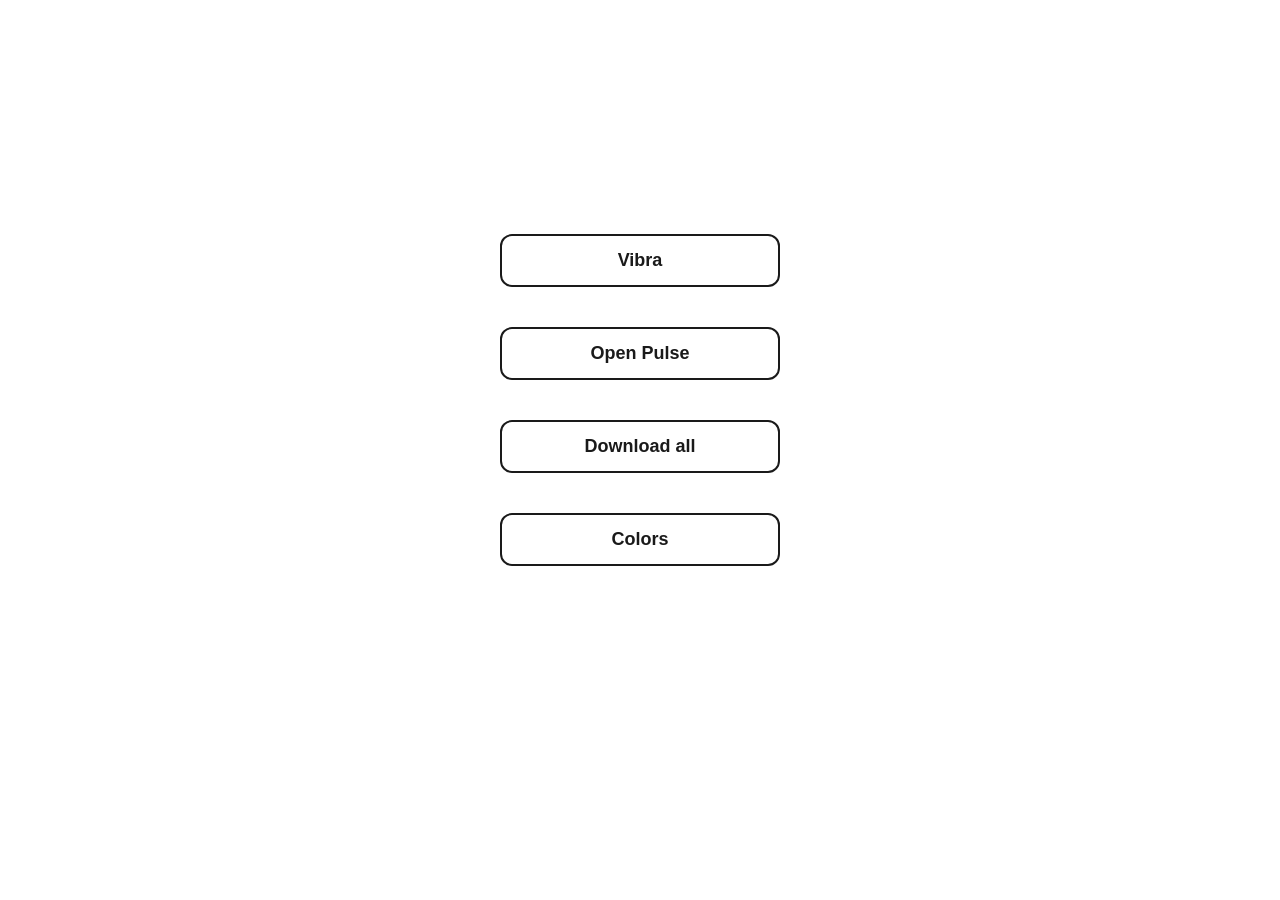
<file: docs/index.html>
<!DOCTYPE html>
<html lang="pt-BR">
<head>
  <meta charset="UTF-8">
  <meta name="viewport" content="width=device-width, initial-scale=1.0">
  <title>Logos</title>
  <link rel="stylesheet" href="style.css">
</head>
<body>
  <div class="container" style="justify-content:center;min-height:80vh;">
    <a href="vibra.html" class="nav-btn">Vibra</a>
    <a href="pulse.html" class="nav-btn">Open Pulse</a>
    <a href="https://media.githubusercontent.com/media/andrefpf/bosta/main/data/vibra_open_pulse_logos.zip" class="nav-btn" download>Download all</a>
    <a href="colors.html" class="nav-btn">Colors</a>
  </div>
</body>
</html>
</file>
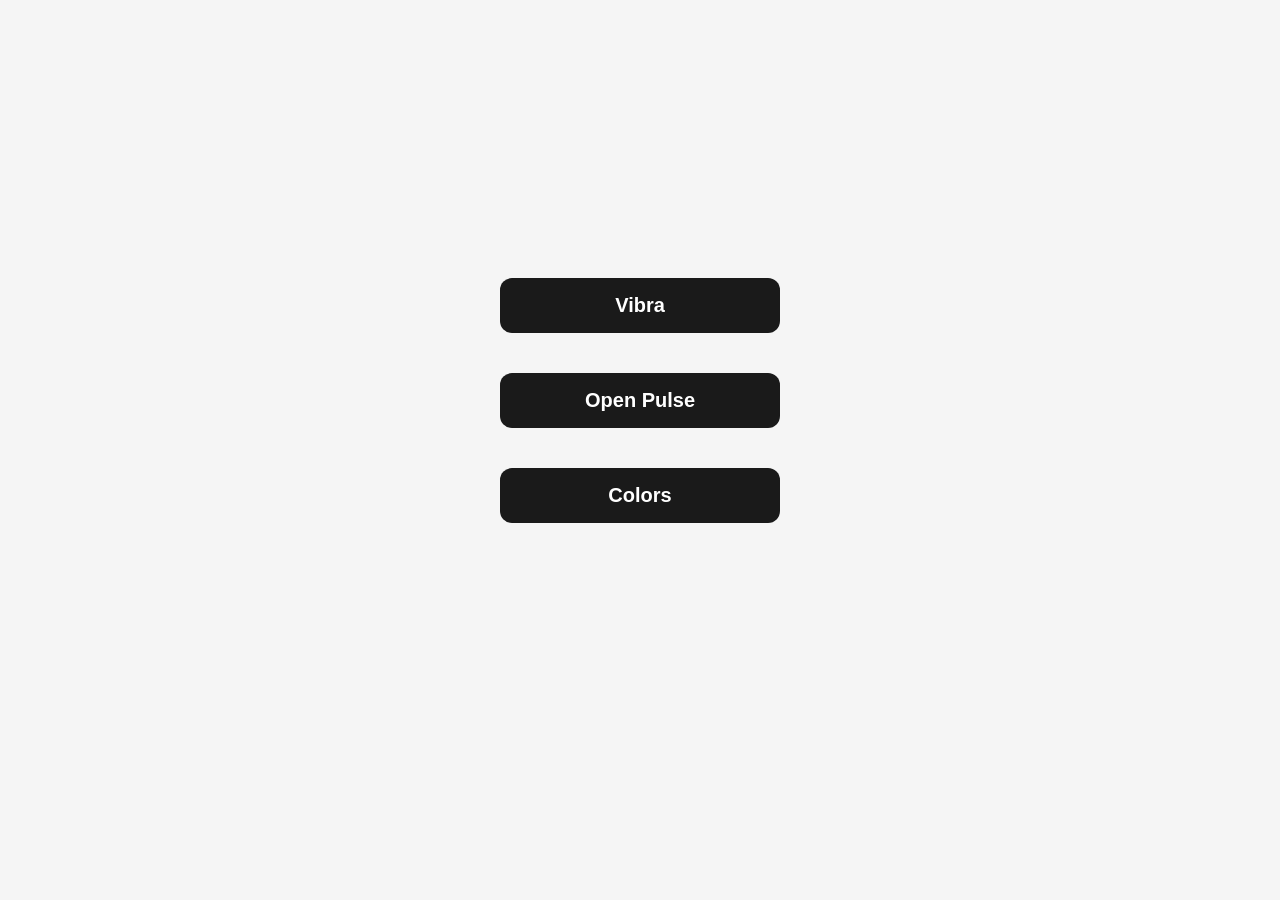
<file: pages/index.html>
<!DOCTYPE html>
<html lang="pt-BR">
<head>
  <meta charset="UTF-8">
  <meta name="viewport" content="width=device-width, initial-scale=1.0">
  <title>Logos</title>
  <link rel="stylesheet" href="style.css">
</head>
<body>
  <div class="container" style="justify-content:center;min-height:80vh;">
    <a href="vibra.html" class="nav-btn">Vibra</a>
    <a href="pulse.html" class="nav-btn">Open Pulse</a>
    <a href="colors.html" class="nav-btn">Colors</a>
  </div>
</body>
</html>
</file>
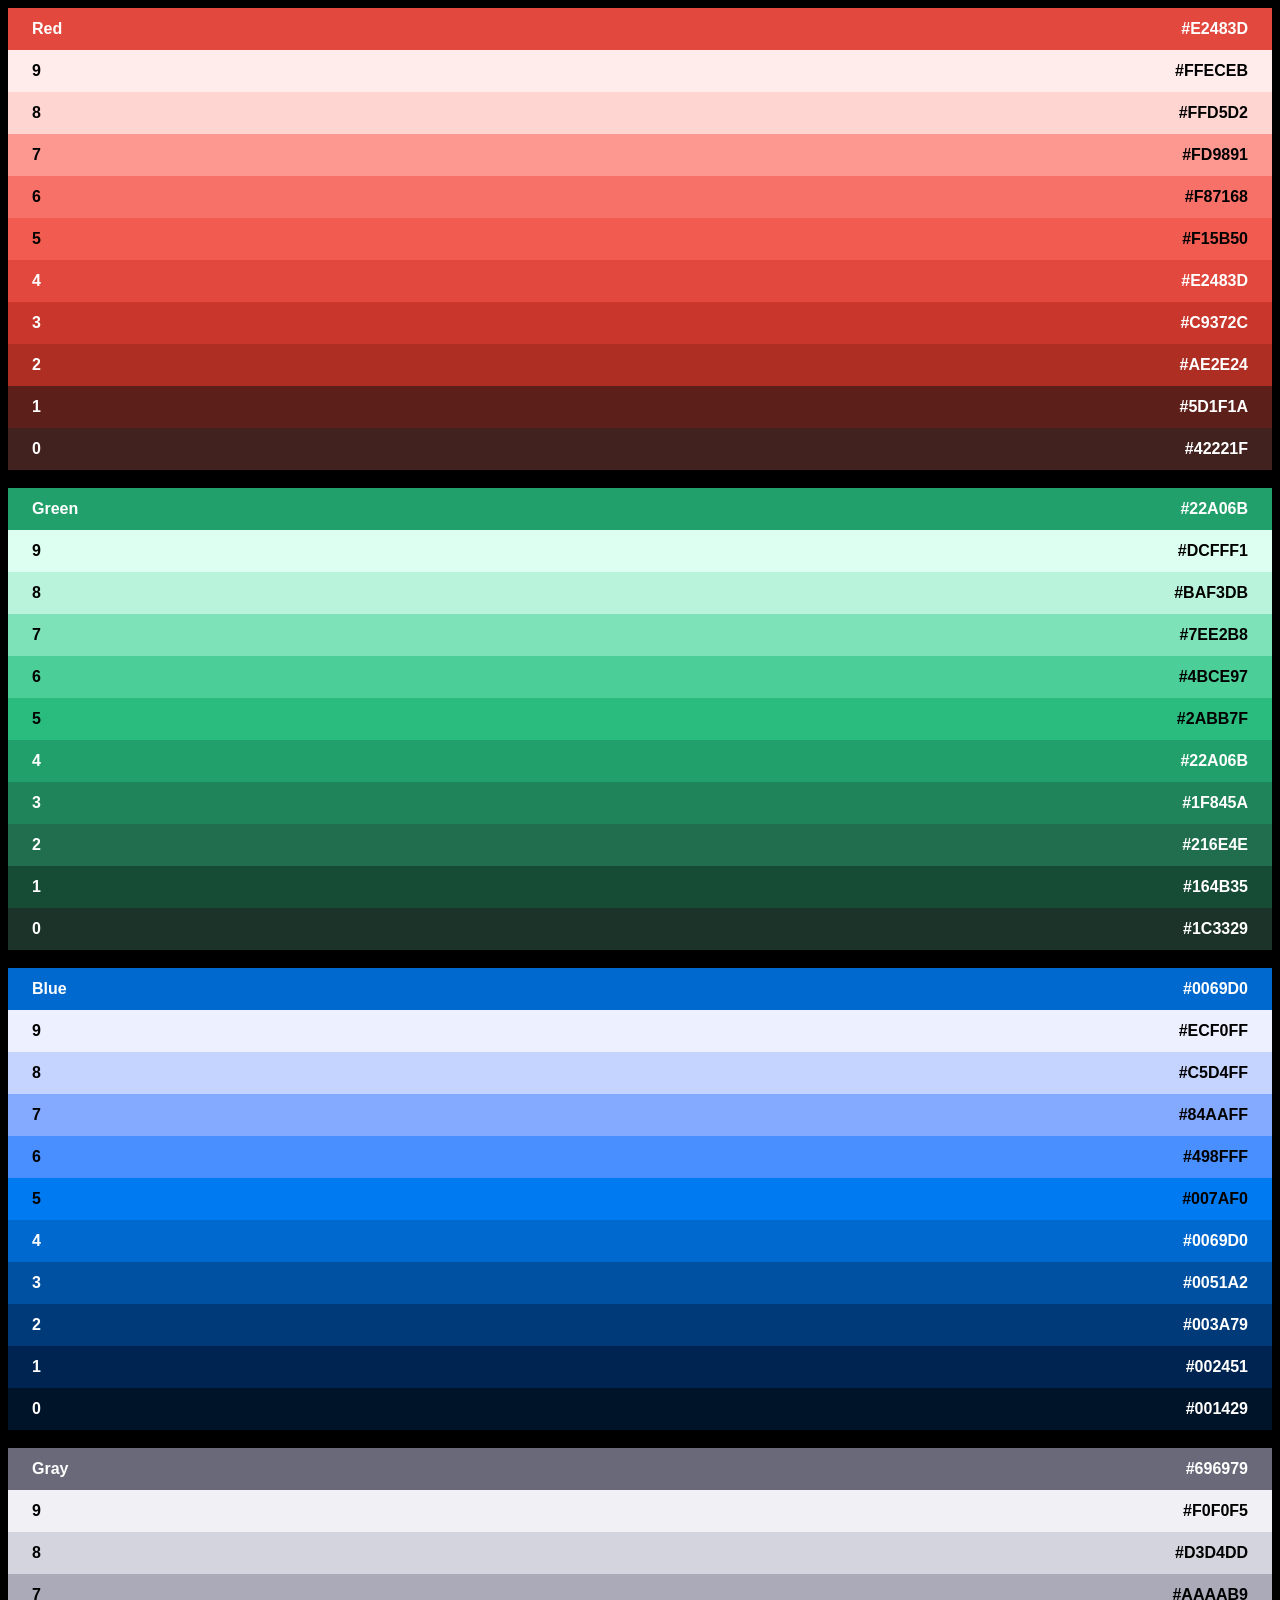
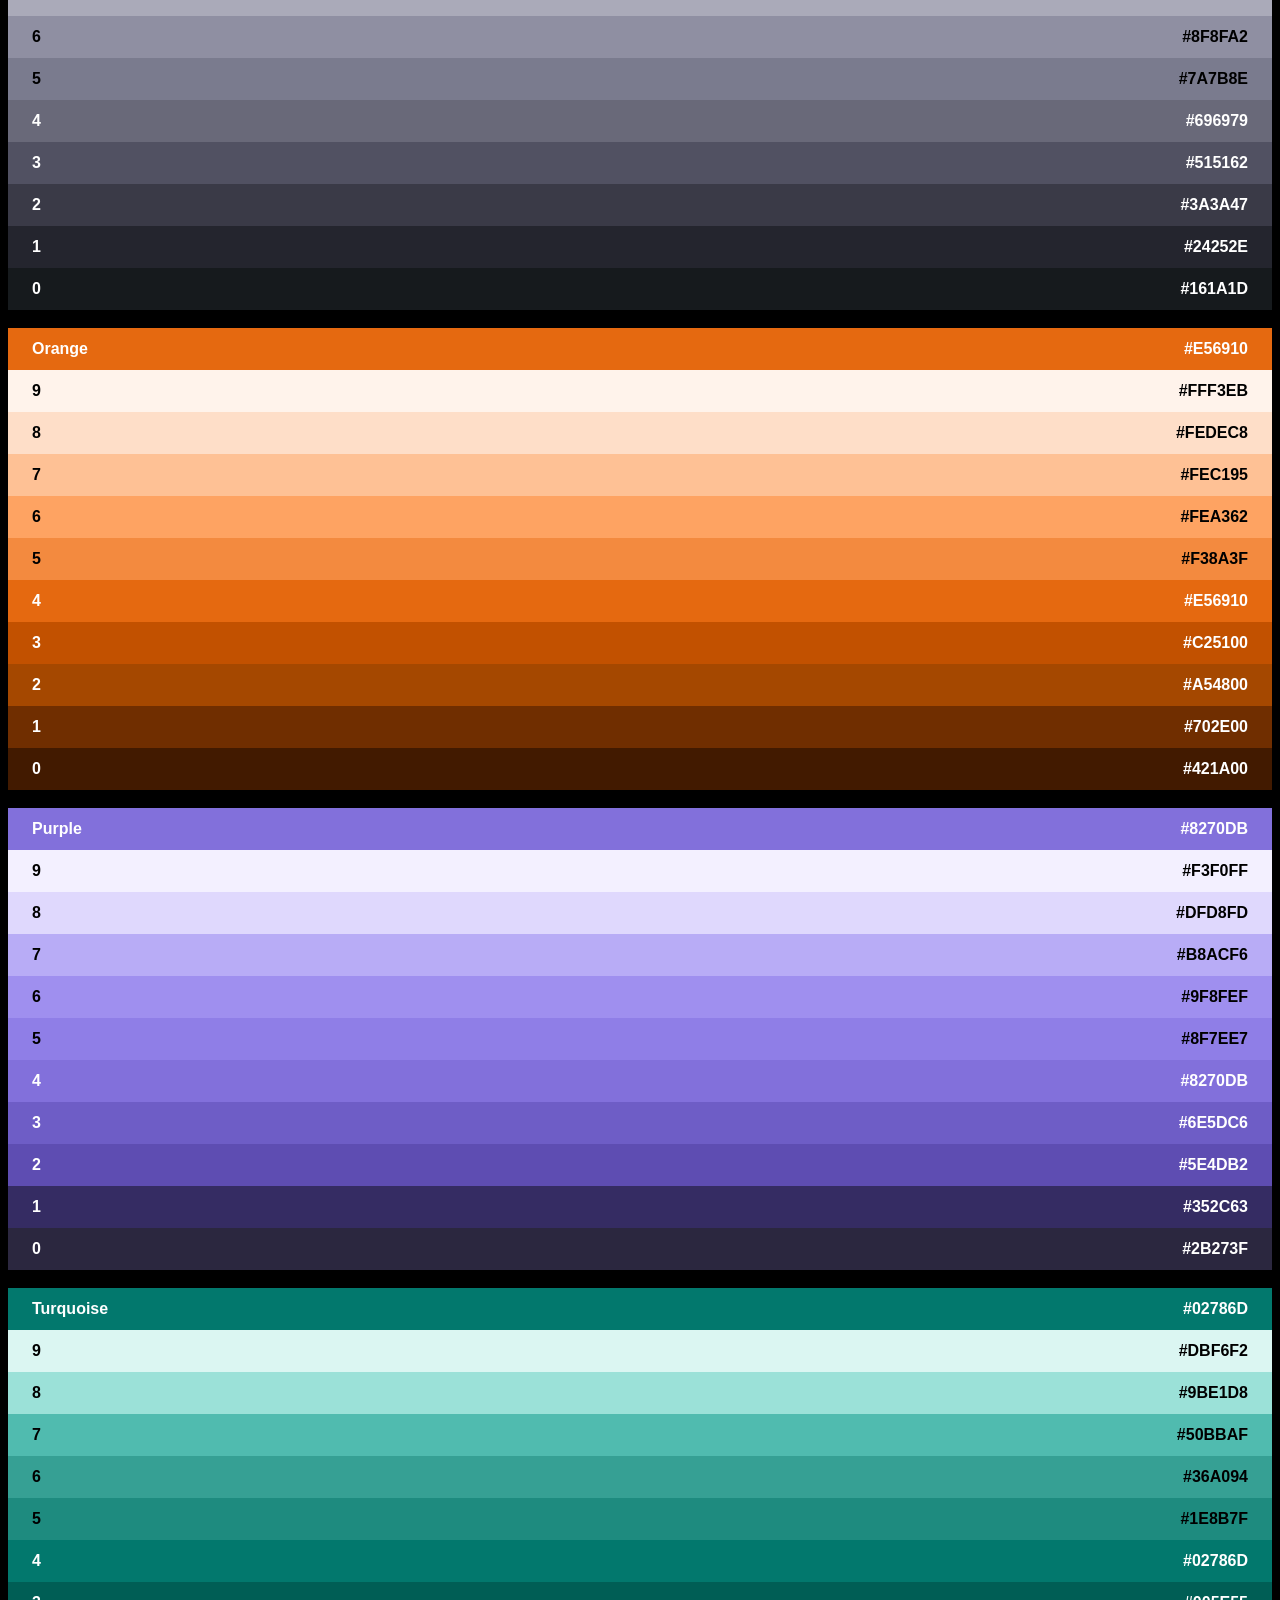
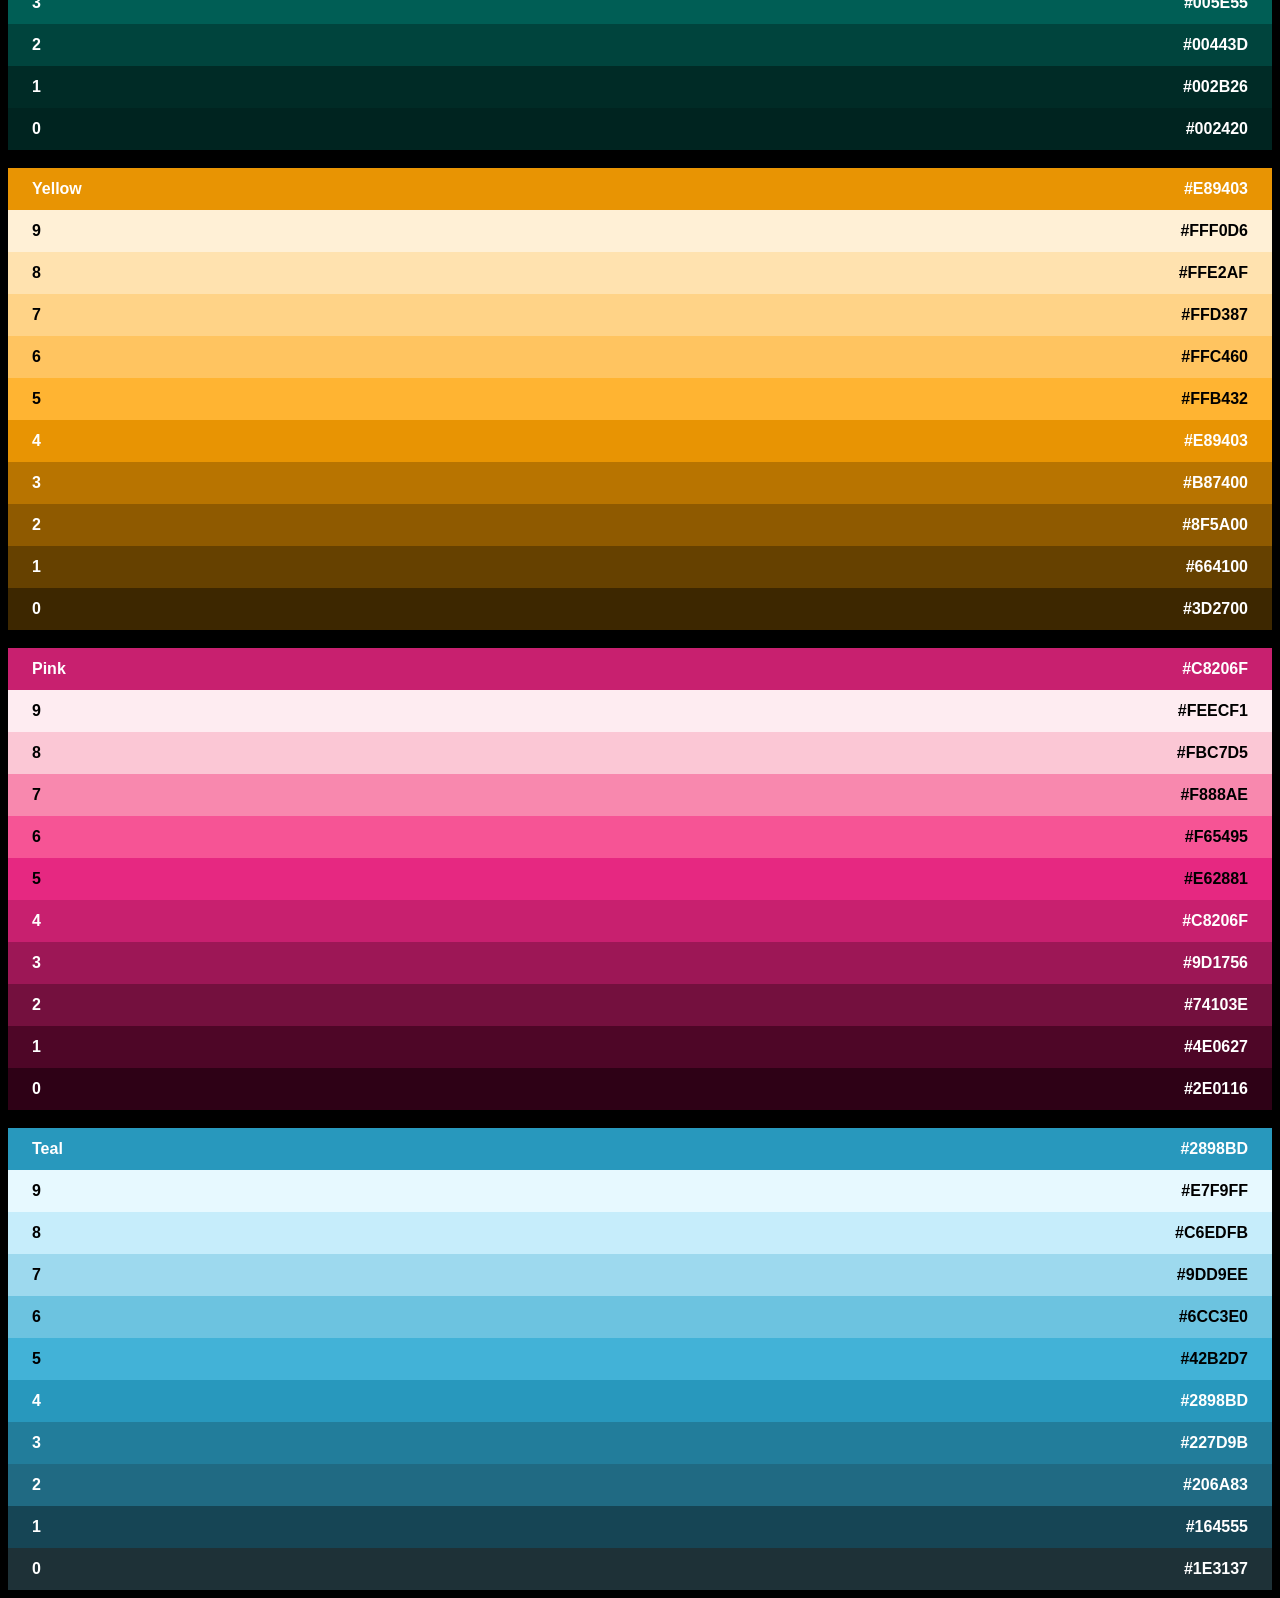
<file: docs/colors.html>
<html>
<title>Molde Colors</title>
<style>
body{
  font-family: sans-serif;
  background-color: #000000;
}
div.colorblock {
  display:flex;
  justify-content:space-between;
  padding: 0.75rem 1.5rem;
}
</style>

<div class="colorblock" style="color:#ffffff; background:#E2483D"><b>Red</b><b>#E2483D</b></div>
<div class="colorblock" style="color:#000000; background:#FFECEB"><b>9</b><b>#FFECEB</b></div>
<div class="colorblock" style="color:#000000; background:#FFD5D2"><b>8</b><b>#FFD5D2</b></div>
<div class="colorblock" style="color:#000000; background:#FD9891"><b>7</b><b>#FD9891</b></div>
<div class="colorblock" style="color:#000000; background:#F87168"><b>6</b><b>#F87168</b></div>
<div class="colorblock" style="color:#000000; background:#F15B50"><b>5</b><b>#F15B50</b></div>
<div class="colorblock" style="color:#FFFFFF; background:#E2483D"><b>4</b><b>#E2483D</b></div>
<div class="colorblock" style="color:#FFFFFF; background:#C9372C"><b>3</b><b>#C9372C</b></div>
<div class="colorblock" style="color:#FFFFFF; background:#AE2E24"><b>2</b><b>#AE2E24</b></div>
<div class="colorblock" style="color:#FFFFFF; background:#5D1F1A"><b>1</b><b>#5D1F1A</b></div>
<div class="colorblock" style="color:#FFFFFF; background:#42221F"><b>0</b><b>#42221F</b></div>

&nbsp;

<div class="colorblock" style="color:#ffffff; background:#22A06B"><b>Green</b><b>#22A06B</b></div>
<div class="colorblock" style="color:#000000; background:#DCFFF1"><b>9</b><b>#DCFFF1</b></div>
<div class="colorblock" style="color:#000000; background:#BAF3DB"><b>8</b><b>#BAF3DB</b></div>
<div class="colorblock" style="color:#000000; background:#7EE2B8"><b>7</b><b>#7EE2B8</b></div>
<div class="colorblock" style="color:#000000; background:#4BCE97"><b>6</b><b>#4BCE97</b></div>
<div class="colorblock" style="color:#000000; background:#2ABB7F"><b>5</b><b>#2ABB7F</b></div>
<div class="colorblock" style="color:#FFFFFF; background:#22A06B"><b>4</b><b>#22A06B</b></div>
<div class="colorblock" style="color:#FFFFFF; background:#1F845A"><b>3</b><b>#1F845A</b></div>
<div class="colorblock" style="color:#FFFFFF; background:#216E4E"><b>2</b><b>#216E4E</b></div>
<div class="colorblock" style="color:#FFFFFF; background:#164B35"><b>1</b><b>#164B35</b></div>
<div class="colorblock" style="color:#FFFFFF; background:#1C3329"><b>0</b><b>#1C3329</b></div>

&nbsp;

<div class="colorblock" style="color:#ffffff; background:#0069D0"><b>Blue</b><b>#0069D0</b></div>
<div class="colorblock" style="color:#000000; background:#ECF0FF"><b>9</b><b>#ECF0FF</b></div>
<div class="colorblock" style="color:#000000; background:#C5D4FF"><b>8</b><b>#C5D4FF</b></div>
<div class="colorblock" style="color:#000000; background:#84AAFF"><b>7</b><b>#84AAFF</b></div>
<div class="colorblock" style="color:#000000; background:#498FFF"><b>6</b><b>#498FFF</b></div>
<div class="colorblock" style="color:#000000; background:#007AF0"><b>5</b><b>#007AF0</b></div>
<div class="colorblock" style="color:#FFFFFF; background:#0069D0"><b>4</b><b>#0069D0</b></div>
<div class="colorblock" style="color:#FFFFFF; background:#0051A2"><b>3</b><b>#0051A2</b></div>
<div class="colorblock" style="color:#FFFFFF; background:#003A79"><b>2</b><b>#003A79</b></div>
<div class="colorblock" style="color:#FFFFFF; background:#002451"><b>1</b><b>#002451</b></div>
<div class="colorblock" style="color:#FFFFFF; background:#001429"><b>0</b><b>#001429</b></div>

&nbsp;

<div class="colorblock" style="color:#ffffff; background:#696979"><b>Gray</b><b>#696979</b></div>
<div class="colorblock" style="color:#000000; background:#F0F0F5"><b>9</b><b>#F0F0F5</b></div>
<div class="colorblock" style="color:#000000; background:#D3D4DD"><b>8</b><b>#D3D4DD</b></div>
<div class="colorblock" style="color:#000000; background:#AAAAB9"><b>7</b><b>#AAAAB9</b></div>
<div class="colorblock" style="color:#000000; background:#8F8FA2"><b>6</b><b>#8F8FA2</b></div>
<div class="colorblock" style="color:#000000; background:#7A7B8E"><b>5</b><b>#7A7B8E</b></div>
<div class="colorblock" style="color:#FFFFFF; background:#696979"><b>4</b><b>#696979</b></div>
<div class="colorblock" style="color:#FFFFFF; background:#515162"><b>3</b><b>#515162</b></div>
<div class="colorblock" style="color:#FFFFFF; background:#3A3A47"><b>2</b><b>#3A3A47</b></div>
<div class="colorblock" style="color:#FFFFFF; background:#24252E"><b>1</b><b>#24252E</b></div>
<div class="colorblock" style="color:#FFFFFF; background:#161A1D"><b>0</b><b>#161A1D</b></div>

&nbsp;

<div class="colorblock" style="color:#ffffff; background:#E56910"><b>Orange</b><b>#E56910</b></div>
<div class="colorblock" style="color:#000000; background:#FFF3EB"><b>9</b><b>#FFF3EB</b></div>
<div class="colorblock" style="color:#000000; background:#FEDEC8"><b>8</b><b>#FEDEC8</b></div>
<div class="colorblock" style="color:#000000; background:#FEC195"><b>7</b><b>#FEC195</b></div>
<div class="colorblock" style="color:#000000; background:#FEA362"><b>6</b><b>#FEA362</b></div>
<div class="colorblock" style="color:#000000; background:#F38A3F"><b>5</b><b>#F38A3F</b></div>
<div class="colorblock" style="color:#FFFFFF; background:#E56910"><b>4</b><b>#E56910</b></div>
<div class="colorblock" style="color:#FFFFFF; background:#C25100"><b>3</b><b>#C25100</b></div>
<div class="colorblock" style="color:#FFFFFF; background:#A54800"><b>2</b><b>#A54800</b></div>
<div class="colorblock" style="color:#FFFFFF; background:#702E00"><b>1</b><b>#702E00</b></div>
<div class="colorblock" style="color:#FFFFFF; background:#421A00"><b>0</b><b>#421A00</b></div>

&nbsp;

<div class="colorblock" style="color:#ffffff; background:#8270DB"><b>Purple</b><b>#8270DB</b></div>
<div class="colorblock" style="color:#000000; background:#F3F0FF"><b>9</b><b>#F3F0FF</b></div>
<div class="colorblock" style="color:#000000; background:#DFD8FD"><b>8</b><b>#DFD8FD</b></div>
<div class="colorblock" style="color:#000000; background:#B8ACF6"><b>7</b><b>#B8ACF6</b></div>
<div class="colorblock" style="color:#000000; background:#9F8FEF"><b>6</b><b>#9F8FEF</b></div>
<div class="colorblock" style="color:#000000; background:#8F7EE7"><b>5</b><b>#8F7EE7</b></div>
<div class="colorblock" style="color:#FFFFFF; background:#8270DB"><b>4</b><b>#8270DB</b></div>
<div class="colorblock" style="color:#FFFFFF; background:#6E5DC6"><b>3</b><b>#6E5DC6</b></div>
<div class="colorblock" style="color:#FFFFFF; background:#5E4DB2"><b>2</b><b>#5E4DB2</b></div>
<div class="colorblock" style="color:#FFFFFF; background:#352C63"><b>1</b><b>#352C63</b></div>
<div class="colorblock" style="color:#FFFFFF; background:#2B273F"><b>0</b><b>#2B273F</b></div>

&nbsp;

<div class="colorblock" style="color:#ffffff; background:#02786D"><b>Turquoise</b><b>#02786D</b></div>
<div class="colorblock" style="color:#000000; background:#DBF6F2"><b>9</b><b>#DBF6F2</b></div>
<div class="colorblock" style="color:#000000; background:#9BE1D8"><b>8</b><b>#9BE1D8</b></div>
<div class="colorblock" style="color:#000000; background:#50BBAF"><b>7</b><b>#50BBAF</b></div>
<div class="colorblock" style="color:#000000; background:#36A094"><b>6</b><b>#36A094</b></div>
<div class="colorblock" style="color:#000000; background:#1E8B7F"><b>5</b><b>#1E8B7F</b></div>
<div class="colorblock" style="color:#FFFFFF; background:#02786D"><b>4</b><b>#02786D</b></div>
<div class="colorblock" style="color:#FFFFFF; background:#005E55"><b>3</b><b>#005E55</b></div>
<div class="colorblock" style="color:#FFFFFF; background:#00443D"><b>2</b><b>#00443D</b></div>
<div class="colorblock" style="color:#FFFFFF; background:#002B26"><b>1</b><b>#002B26</b></div>
<div class="colorblock" style="color:#FFFFFF; background:#002420"><b>0</b><b>#002420</b></div>

&nbsp;

<div class="colorblock" style="color:#ffffff; background:#E89403"><b>Yellow</b><b>#E89403</b></div>
<div class="colorblock" style="color:#000000; background:#FFF0D6"><b>9</b><b>#FFF0D6</b></div>
<div class="colorblock" style="color:#000000; background:#FFE2AF"><b>8</b><b>#FFE2AF</b></div>
<div class="colorblock" style="color:#000000; background:#FFD387"><b>7</b><b>#FFD387</b></div>
<div class="colorblock" style="color:#000000; background:#FFC460"><b>6</b><b>#FFC460</b></div>
<div class="colorblock" style="color:#000000; background:#FFB432"><b>5</b><b>#FFB432</b></div>
<div class="colorblock" style="color:#FFFFFF; background:#E89403"><b>4</b><b>#E89403</b></div>
<div class="colorblock" style="color:#FFFFFF; background:#B87400"><b>3</b><b>#B87400</b></div>
<div class="colorblock" style="color:#FFFFFF; background:#8F5A00"><b>2</b><b>#8F5A00</b></div>
<div class="colorblock" style="color:#FFFFFF; background:#664100"><b>1</b><b>#664100</b></div>
<div class="colorblock" style="color:#FFFFFF; background:#3D2700"><b>0</b><b>#3D2700</b></div>

&nbsp;

<div class="colorblock" style="color:#ffffff; background:#C8206F"><b>Pink</b><b>#C8206F</b></div>
<div class="colorblock" style="color:#000000; background:#FEECF1"><b>9</b><b>#FEECF1</b></div>
<div class="colorblock" style="color:#000000; background:#FBC7D5"><b>8</b><b>#FBC7D5</b></div>
<div class="colorblock" style="color:#000000; background:#F888AE"><b>7</b><b>#F888AE</b></div>
<div class="colorblock" style="color:#000000; background:#F65495"><b>6</b><b>#F65495</b></div>
<div class="colorblock" style="color:#000000; background:#E62881"><b>5</b><b>#E62881</b></div>
<div class="colorblock" style="color:#FFFFFF; background:#C8206F"><b>4</b><b>#C8206F</b></div>
<div class="colorblock" style="color:#FFFFFF; background:#9D1756"><b>3</b><b>#9D1756</b></div>
<div class="colorblock" style="color:#FFFFFF; background:#74103E"><b>2</b><b>#74103E</b></div>
<div class="colorblock" style="color:#FFFFFF; background:#4E0627"><b>1</b><b>#4E0627</b></div>
<div class="colorblock" style="color:#FFFFFF; background:#2E0116"><b>0</b><b>#2E0116</b></div>

&nbsp;

<div class="colorblock" style="color:#ffffff; background:#2898BD"><b>Teal</b><b>#2898BD</b></div>
<div class="colorblock" style="color:#000000; background:#E7F9FF"><b>9</b><b>#E7F9FF</b></div>
<div class="colorblock" style="color:#000000; background:#C6EDFB"><b>8</b><b>#C6EDFB</b></div>
<div class="colorblock" style="color:#000000; background:#9DD9EE"><b>7</b><b>#9DD9EE</b></div>
<div class="colorblock" style="color:#000000; background:#6CC3E0"><b>6</b><b>#6CC3E0</b></div>
<div class="colorblock" style="color:#000000; background:#42B2D7"><b>5</b><b>#42B2D7</b></div>
<div class="colorblock" style="color:#FFFFFF; background:#2898BD"><b>4</b><b>#2898BD</b></div>
<div class="colorblock" style="color:#FFFFFF; background:#227D9B"><b>3</b><b>#227D9B</b></div>
<div class="colorblock" style="color:#FFFFFF; background:#206A83"><b>2</b><b>#206A83</b></div>
<div class="colorblock" style="color:#FFFFFF; background:#164555"><b>1</b><b>#164555</b></div>
<div class="colorblock" style="color:#FFFFFF; background:#1E3137"><b>0</b><b>#1E3137</b></div>

</html>
</file>
<file: docs/style.css>
* {
  margin: 0;
  padding: 0;
  box-sizing: border-box;
}

body {
  font-family: -apple-system, BlinkMacSystemFont, 'Segoe UI', Roboto, sans-serif;
  background: #ffffff;
  padding: 40px 20px;
}

.container {
  max-width: 800px;
  margin: 0 auto;
  display: flex;
  flex-direction: column;
  align-items: center;
  gap: 40px;
}

.block {
  width: 100%;
  max-width: 500px;
  border-radius: 16px;
  padding: 32px;
  transition: background 0.3s, color 0.3s;
  background: #ffffff;
  color: #1a1a1a;
  box-shadow: 0 2px 12px rgba(0, 0, 0, 0.08);
}

.block-title {
  font-size: 22px;
  font-weight: 700;
  margin-bottom: 20px;
  text-align: center;
}

.block-logo {
  display: block;
  max-width: 100%;
  height: auto;
  margin: 0 auto 20px;
  max-height: 160px;
  object-fit: contain;
}

.back-link {
  display: inline-block;
  margin-bottom: 20px;
  color: inherit;
  text-decoration: none;
  font-size: 14px;
  opacity: 0.6;
  align-self: flex-start;
}

.back-link:hover {
  opacity: 1;
}

.block-links {
  list-style: none;
  display: flex;
  flex-wrap: wrap;
  justify-content: center;
  gap: 12px 20px;
}

.block-links li {
  font-size: 14px;
}

.block-links .label {
  display: inline-block;
  padding: 4px 16px;
  border-radius: 20px;
  font-size: 13px;
  font-weight: 600;
  text-decoration: none;
  letter-spacing: 0.3px;
  transition: opacity 0.2s;
}

.block-links .label:hover {
  opacity: 0.65;
}

.theme-light .block-links .label {
  color: #1a1a1a;
  background: rgba(0,0,0,0.06);
}

.theme-dark .block-links .label {
  color: #f0f0f0;
  background: rgba(255,255,255,0.1);
}

.theme-color .block-links .label {
  color: #fff;
  background: rgba(255,255,255,0.2);
}

.nav-btn {
  display: block;
  width: 280px;
  padding: 14px 0;
  border-radius: 12px;
  font-size: 18px;
  font-weight: 600;
  text-decoration: none;
  color: #1a1a1a;
  background: transparent;
  border: 2px solid #1a1a1a;
  transition: background 0.2s, color 0.2s;
  text-align: center;
}

.nav-btn:hover {
  background: #1a1a1a;
  color: #fff;
}

.block.theme-light {
  background: #F0F0F5;
  color: #1a1a1a;
}

.block.theme-dark {
  background: #24252E;
  color: #f0f0f0;
}

.block.theme-color {
  background: linear-gradient(135deg, #919BFF, #133A94);
  color: #ffffff;
}
</file>
<file: pages/style.css>
* {
  margin: 0;
  padding: 0;
  box-sizing: border-box;
}

body {
  font-family: -apple-system, BlinkMacSystemFont, 'Segoe UI', Roboto, sans-serif;
  background: #f5f5f5;
  padding: 40px 20px;
}

.container {
  max-width: 800px;
  margin: 0 auto;
  display: flex;
  flex-direction: column;
  align-items: center;
  gap: 40px;
}

.block {
  width: 100%;
  max-width: 500px;
  border-radius: 16px;
  padding: 32px;
  transition: background 0.3s, color 0.3s;
  background: #ffffff;
  color: #1a1a1a;
  box-shadow: 0 2px 12px rgba(0, 0, 0, 0.08);
}

.block-title {
  font-size: 22px;
  font-weight: 700;
  margin-bottom: 20px;
  text-align: center;
}

.block-logo {
  display: block;
  max-width: 100%;
  height: auto;
  margin: 0 auto 20px;
  max-height: 160px;
  object-fit: contain;
}

.back-link {
  display: inline-block;
  margin-bottom: 20px;
  color: inherit;
  text-decoration: none;
  font-size: 14px;
  opacity: 0.6;
  align-self: flex-start;
}

.back-link:hover {
  opacity: 1;
}

.block-links {
  list-style: none;
  display: flex;
  flex-wrap: wrap;
  justify-content: center;
  gap: 12px 20px;
}

.block-links li {
  font-size: 14px;
}

.block-links .label {
  font-weight: 600;
}

.nav-btn {
  display: block;
  width: 280px;
  padding: 16px 0;
  border-radius: 12px;
  font-size: 20px;
  font-weight: 700;
  text-decoration: none;
  color: #fff;
  background: #1a1a1a;
  transition: opacity 0.2s;
  text-align: center;
}

.nav-btn:hover {
  opacity: 0.8;
}

.block.theme-light {
  background: #ffffff;
  color: #1a1a1a;
}

.block.theme-dark {
  background: #1e1e1e;
  color: #f0f0f0;
}

.block.theme-color {
  background: linear-gradient(135deg, #919BFF, #133A94);
  color: #ffffff;
}
</file>
